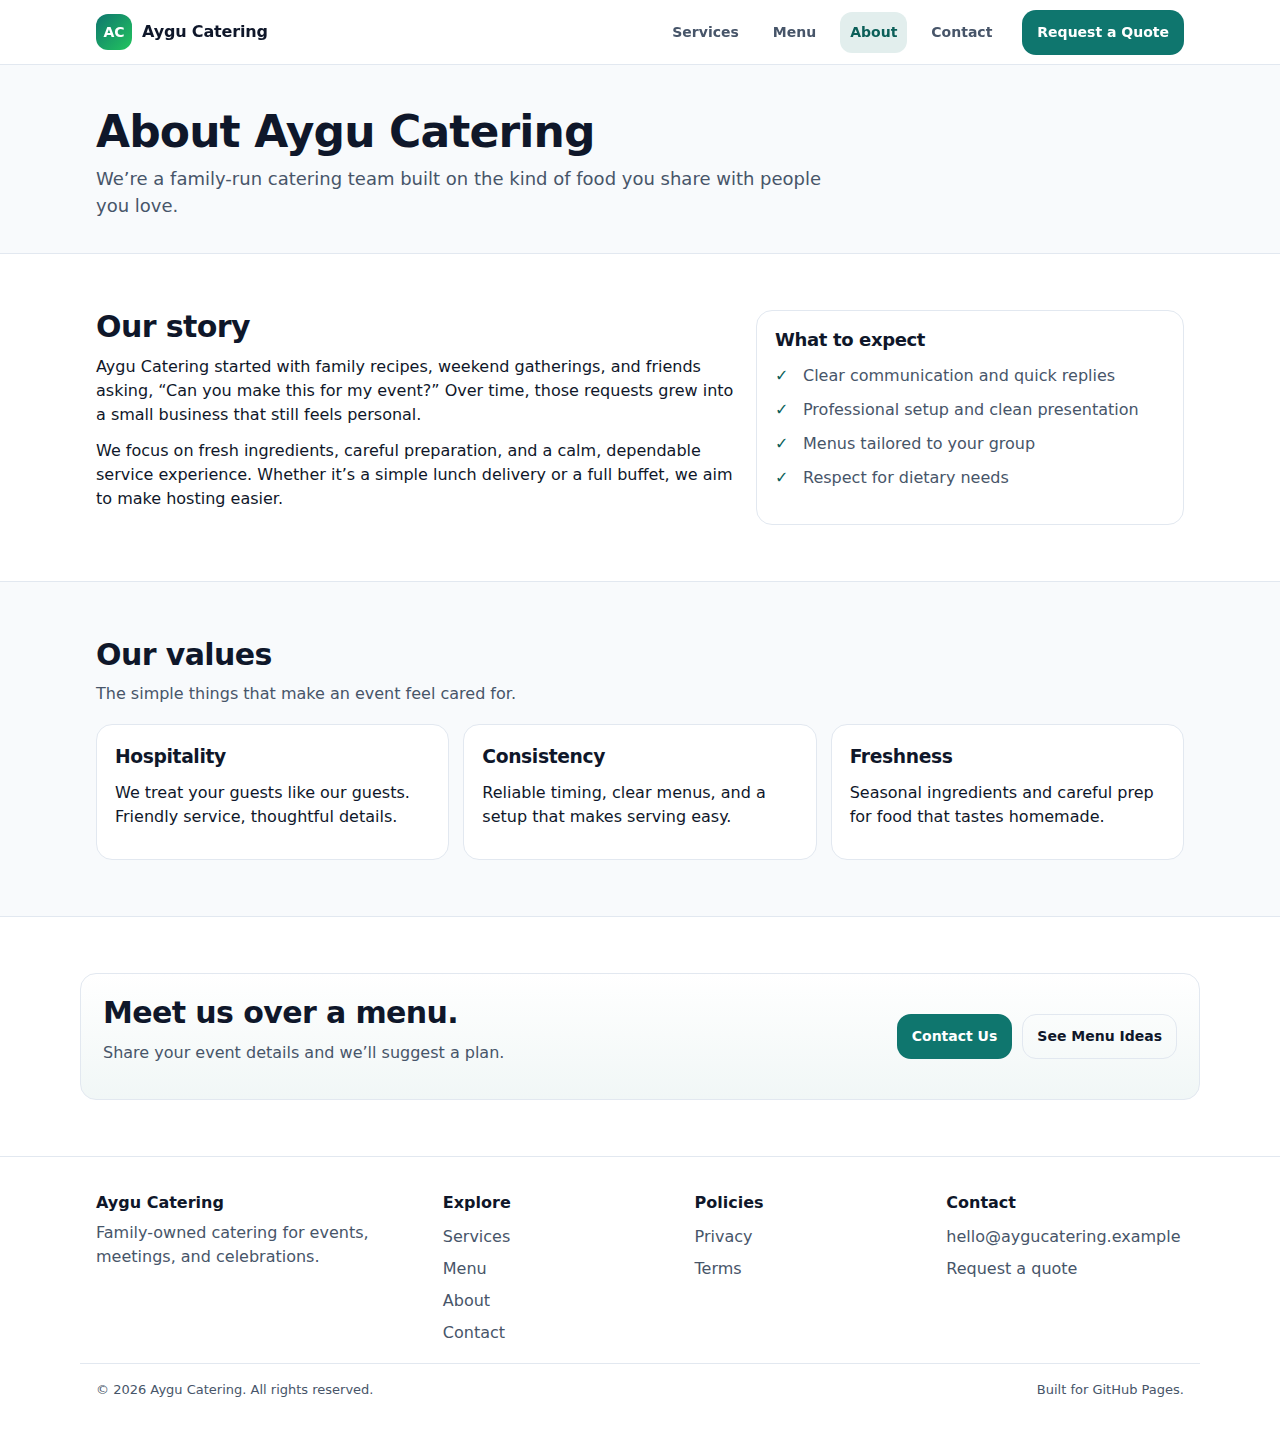
<file: about.html>
<!doctype html>
<html lang="en">
  <head>
    <meta charset="utf-8" />
    <meta name="viewport" content="width=device-width, initial-scale=1" />
    <title>About | Aygu Catering</title>
    <meta
      name="description"
      content="About Aygu Catering, a family-owned catering company focused on fresh ingredients and warm hospitality."
    />
    <link rel="canonical" href="https://aygulscatering.github.io/about.html" />
    <meta property="og:title" content="About | Aygu Catering" />
    <meta
      property="og:description"
      content="About Aygu Catering, a family-owned catering company focused on fresh ingredients and warm hospitality."
    />
    <meta property="og:type" content="website" />
    <meta property="og:url" content="https://aygulscatering.github.io/about.html" />
    <meta
      property="og:image"
      content="https://lh3.googleusercontent.com/aida-public/[base64]"
    />
    <meta name="twitter:card" content="summary_large_image" />
    <meta name="theme-color" content="#197fe6" />
    <link rel="stylesheet" href="./assets/site.css" />
    <script src="./assets/site.js" defer></script>
  </head>
  <body>
    <a class="skip-link" href="#main">Skip to content</a>

    <header class="site-header">
      <div class="container header-inner">
        <a class="brand" href="./index.html" aria-label="Aygu Catering home">
          <span class="brand-mark" aria-hidden="true">AC</span>
          <span class="brand-name">Aygu Catering</span>
        </a>

        <button class="nav-toggle" type="button" data-nav-toggle aria-controls="site-nav" aria-expanded="false">
          Menu
        </button>

        <nav id="site-nav" class="site-nav" data-site-nav>
          <a href="./services.html">Services</a>
          <a href="./menu.html">Menu</a>
          <a href="./about.html">About</a>
          <a href="./contact.html">Contact</a>
        </nav>

        <a class="button button--primary header-cta" href="./contact.html">Request a Quote</a>
      </div>
    </header>

    <main id="main" class="site-main">
      <section class="page-hero">
        <div class="container">
          <h1>About Aygu Catering</h1>
          <p class="lede">
            We’re a family-run catering team built on the kind of food you share with people you love.
          </p>
        </div>
      </section>

      <section class="section">
        <div class="container split">
          <div>
            <h2>Our story</h2>
            <p>
              Aygu Catering started with family recipes, weekend gatherings, and friends asking, “Can you make this for my
              event?” Over time, those requests grew into a small business that still feels personal.
            </p>
            <p>
              We focus on fresh ingredients, careful preparation, and a calm, dependable service experience. Whether it’s
              a simple lunch delivery or a full buffet, we aim to make hosting easier.
            </p>
          </div>
          <aside class="panel">
            <h3 class="h3">What to expect</h3>
            <ul class="checklist" role="list">
              <li>Clear communication and quick replies</li>
              <li>Professional setup and clean presentation</li>
              <li>Menus tailored to your group</li>
              <li>Respect for dietary needs</li>
            </ul>
          </aside>
        </div>
      </section>

      <section class="section section--alt">
        <div class="container">
          <header class="section-header">
            <h2>Our values</h2>
            <p class="muted">The simple things that make an event feel cared for.</p>
          </header>

          <div class="cards">
            <article class="card">
              <h3>Hospitality</h3>
              <p>We treat your guests like our guests. Friendly service, thoughtful details.</p>
            </article>
            <article class="card">
              <h3>Consistency</h3>
              <p>Reliable timing, clear menus, and a setup that makes serving easy.</p>
            </article>
            <article class="card">
              <h3>Freshness</h3>
              <p>Seasonal ingredients and careful prep for food that tastes homemade.</p>
            </article>
          </div>
        </div>
      </section>

      <section class="section">
        <div class="container cta">
          <div>
            <h2>Meet us over a menu.</h2>
            <p class="muted">Share your event details and we’ll suggest a plan.</p>
          </div>
          <div class="cta-actions">
            <a class="button button--primary" href="./contact.html">Contact Us</a>
            <a class="button button--ghost" href="./menu.html">See Menu Ideas</a>
          </div>
        </div>
      </section>
    </main>

    <footer class="site-footer">
      <div class="container footer-grid">
        <div>
          <p class="footer-brand">Aygu Catering</p>
          <p class="muted">Family-owned catering for events, meetings, and celebrations.</p>
        </div>
        <div>
          <p class="footer-title">Explore</p>
          <ul class="footer-links" role="list">
            <li><a href="./services.html">Services</a></li>
            <li><a href="./menu.html">Menu</a></li>
            <li><a href="./about.html">About</a></li>
            <li><a href="./contact.html">Contact</a></li>
          </ul>
        </div>
        <div>
          <p class="footer-title">Policies</p>
          <ul class="footer-links" role="list">
            <li><a href="./privacy.html">Privacy</a></li>
            <li><a href="./terms.html">Terms</a></li>
          </ul>
        </div>
        <div>
          <p class="footer-title">Contact</p>
          <ul class="footer-links" role="list">
            <li><a href="mailto:hello@aygucatering.example">hello@aygucatering.example</a></li>
            <li><a href="./contact.html">Request a quote</a></li>
          </ul>
        </div>
      </div>
      <div class="container footer-bottom">
        <p>© <span data-year></span> Aygu Catering. All rights reserved.</p>
        <p class="muted">Built for GitHub Pages.</p>
      </div>
    </footer>
  </body>
</html>
</file>
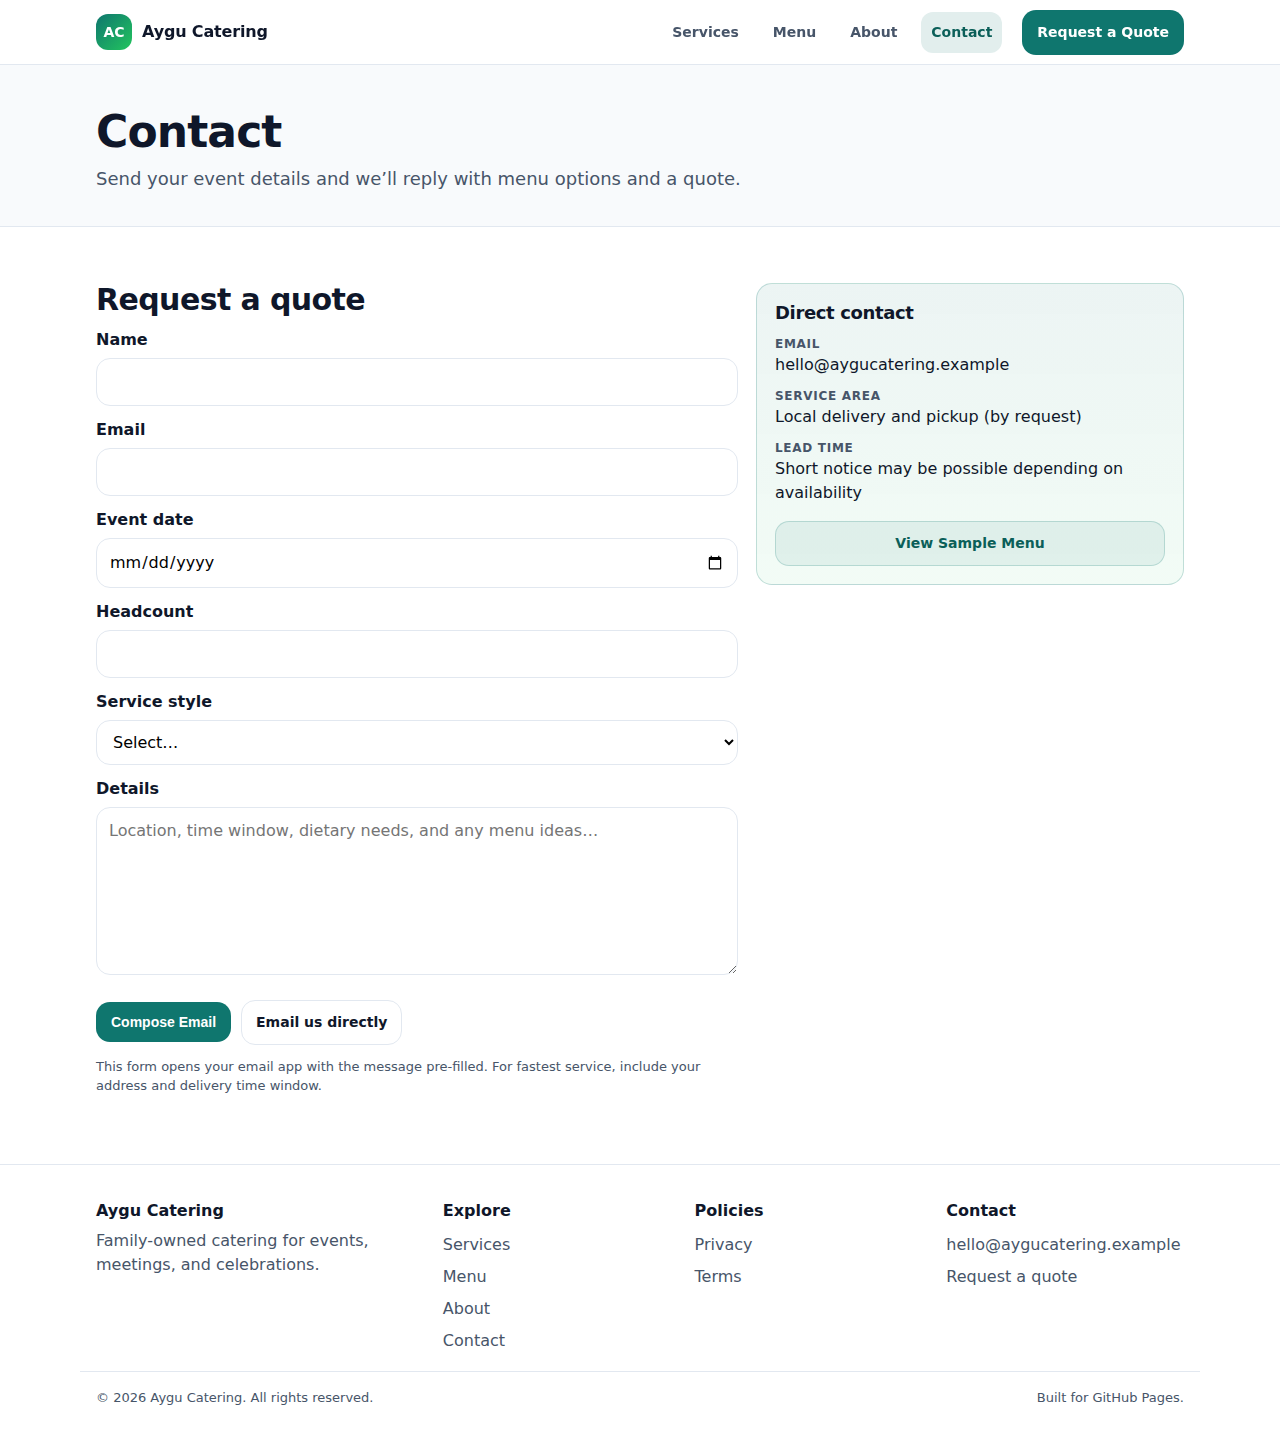
<file: contact.html>
<!doctype html>
<html lang="en">
  <head>
    <meta charset="utf-8" />
    <meta name="viewport" content="width=device-width, initial-scale=1" />
    <title>Contact | Aygu Catering</title>
    <meta
      name="description"
      content="Contact Aygu Catering to request a quote for events, office lunches, and celebrations."
    />
    <link rel="canonical" href="https://aygucatering.github.io/contact.html" />
    <meta property="og:title" content="Contact | Aygu Catering" />
    <meta
      property="og:description"
      content="Contact Aygu Catering to request a quote for events, office lunches, and celebrations."
    />
    <meta property="og:type" content="website" />
    <meta property="og:url" content="https://aygucatering.github.io/contact.html" />
    <meta
      property="og:image"
      content="https://lh3.googleusercontent.com/aida-public/[base64]"
    />
    <meta name="twitter:card" content="summary_large_image" />
    <meta name="theme-color" content="#197fe6" />
    <link rel="stylesheet" href="./assets/site.css" />
    <script src="./assets/site.js" defer></script>
  </head>
  <body>
    <a class="skip-link" href="#main">Skip to content</a>

    <header class="site-header">
      <div class="container header-inner">
        <a class="brand" href="./index.html" aria-label="Aygu Catering home">
          <span class="brand-mark" aria-hidden="true">AC</span>
          <span class="brand-name">Aygu Catering</span>
        </a>

        <button class="nav-toggle" type="button" data-nav-toggle aria-controls="site-nav" aria-expanded="false">
          Menu
        </button>

        <nav id="site-nav" class="site-nav" data-site-nav>
          <a href="./services.html">Services</a>
          <a href="./menu.html">Menu</a>
          <a href="./about.html">About</a>
          <a href="./contact.html">Contact</a>
        </nav>

        <a class="button button--primary header-cta" href="./contact.html">Request a Quote</a>
      </div>
    </header>

    <main id="main" class="site-main">
      <section class="page-hero">
        <div class="container">
          <h1>Contact</h1>
          <p class="lede">Send your event details and we’ll reply with menu options and a quote.</p>
        </div>
      </section>

      <section class="section">
        <div class="container split">
          <div>
            <h2>Request a quote</h2>
            <form class="form" data-mailto-form>
              <div class="form-row">
                <label for="name">Name</label>
                <input id="name" name="name" type="text" autocomplete="name" required />
              </div>
              <div class="form-row">
                <label for="email">Email</label>
                <input id="email" name="email" type="email" autocomplete="email" required />
              </div>
              <div class="form-row">
                <label for="date">Event date</label>
                <input id="date" name="date" type="date" />
              </div>
              <div class="form-row">
                <label for="headcount">Headcount</label>
                <input id="headcount" name="headcount" type="number" min="1" inputmode="numeric" />
              </div>
              <div class="form-row">
                <label for="style">Service style</label>
                <select id="style" name="style">
                  <option value="">Select…</option>
                  <option>Drop-off</option>
                  <option>Buffet / family-style</option>
                  <option>Boxed lunches</option>
                  <option>Staffed service</option>
                </select>
              </div>
              <div class="form-row">
                <label for="message">Details</label>
                <textarea
                  id="message"
                  name="message"
                  rows="6"
                  placeholder="Location, time window, dietary needs, and any menu ideas…"
                ></textarea>
              </div>
              <div class="form-actions">
                <button class="button button--primary" type="submit">Compose Email</button>
                <a class="button button--ghost" href="mailto:hello@aygucatering.example">Email us directly</a>
              </div>
              <p class="fineprint">
                This form opens your email app with the message pre-filled. For fastest service, include your address and
                delivery time window.
              </p>
            </form>
          </div>

          <aside class="panel panel--accent">
            <h3 class="h3">Direct contact</h3>
            <ul class="contact-list" role="list">
              <li>
                <span class="contact-label">Email</span>
                <a href="mailto:hello@aygucatering.example">hello@aygucatering.example</a>
              </li>
              <li>
                <span class="contact-label">Service area</span>
                <span>Local delivery and pickup (by request)</span>
              </li>
              <li>
                <span class="contact-label">Lead time</span>
                <span>Short notice may be possible depending on availability</span>
              </li>
            </ul>
            <a class="button button--secondary button--full" href="./menu.html">View Sample Menu</a>
          </aside>
        </div>
      </section>
    </main>

    <footer class="site-footer">
      <div class="container footer-grid">
        <div>
          <p class="footer-brand">Aygu Catering</p>
          <p class="muted">Family-owned catering for events, meetings, and celebrations.</p>
        </div>
        <div>
          <p class="footer-title">Explore</p>
          <ul class="footer-links" role="list">
            <li><a href="./services.html">Services</a></li>
            <li><a href="./menu.html">Menu</a></li>
            <li><a href="./about.html">About</a></li>
            <li><a href="./contact.html">Contact</a></li>
          </ul>
        </div>
        <div>
          <p class="footer-title">Policies</p>
          <ul class="footer-links" role="list">
            <li><a href="./privacy.html">Privacy</a></li>
            <li><a href="./terms.html">Terms</a></li>
          </ul>
        </div>
        <div>
          <p class="footer-title">Contact</p>
          <ul class="footer-links" role="list">
            <li><a href="mailto:hello@aygucatering.example">hello@aygucatering.example</a></li>
            <li><a href="./contact.html">Request a quote</a></li>
          </ul>
        </div>
      </div>
      <div class="container footer-bottom">
        <p>© <span data-year></span> Aygu Catering. All rights reserved.</p>
        <p class="muted">Built for GitHub Pages.</p>
      </div>
    </footer>
  </body>
</html>
</file>
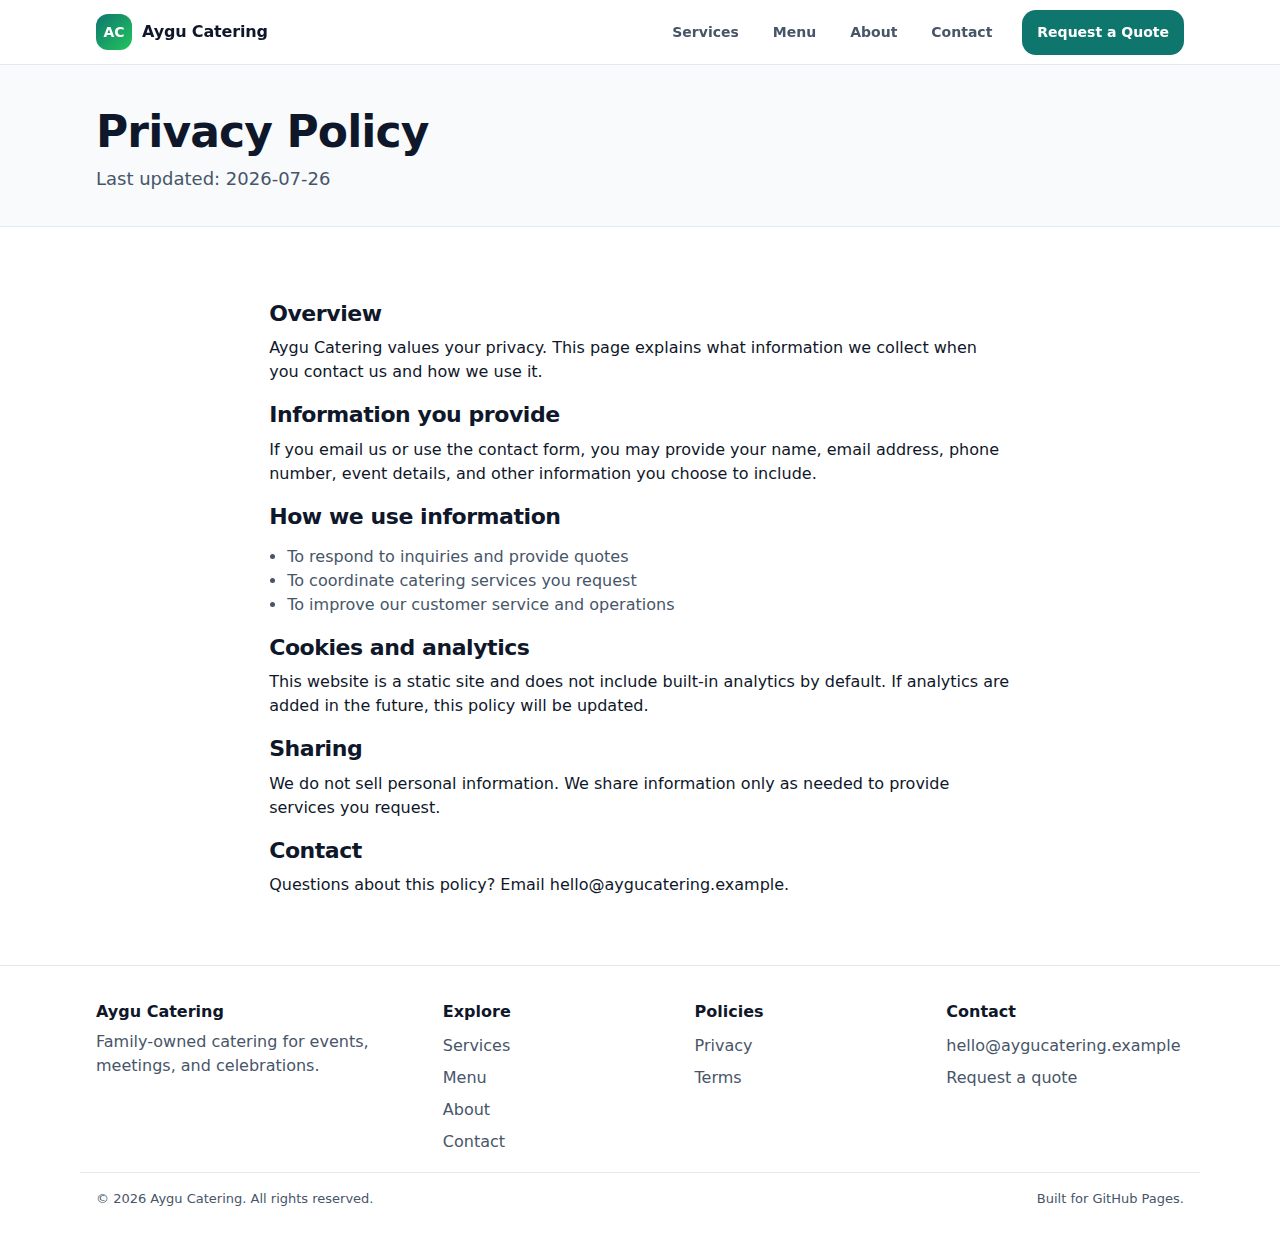
<file: privacy.html>
<!doctype html>
<html lang="en">
  <head>
    <meta charset="utf-8" />
    <meta name="viewport" content="width=device-width, initial-scale=1" />
    <title>Privacy Policy | Aygu Catering</title>
    <meta name="description" content="Privacy policy for the Aygu Catering website." />
    <link rel="stylesheet" href="./assets/site.css" />
    <script src="./assets/site.js" defer></script>
  </head>
  <body>
    <a class="skip-link" href="#main">Skip to content</a>

    <header class="site-header">
      <div class="container header-inner">
        <a class="brand" href="./index.html" aria-label="Aygu Catering home">
          <span class="brand-mark" aria-hidden="true">AC</span>
          <span class="brand-name">Aygu Catering</span>
        </a>

        <button class="nav-toggle" type="button" data-nav-toggle aria-controls="site-nav" aria-expanded="false">
          Menu
        </button>

        <nav id="site-nav" class="site-nav" data-site-nav>
          <a href="./services.html">Services</a>
          <a href="./menu.html">Menu</a>
          <a href="./about.html">About</a>
          <a href="./contact.html">Contact</a>
        </nav>

        <a class="button button--primary header-cta" href="./contact.html">Request a Quote</a>
      </div>
    </header>

    <main id="main" class="site-main">
      <section class="page-hero">
        <div class="container">
          <h1>Privacy Policy</h1>
          <p class="lede">Last updated: <span data-today></span></p>
        </div>
      </section>

      <section class="section">
        <div class="container content">
          <h2>Overview</h2>
          <p>
            Aygu Catering values your privacy. This page explains what information we collect when you contact us and how
            we use it.
          </p>

          <h2>Information you provide</h2>
          <p>
            If you email us or use the contact form, you may provide your name, email address, phone number, event
            details, and other information you choose to include.
          </p>

          <h2>How we use information</h2>
          <ul>
            <li>To respond to inquiries and provide quotes</li>
            <li>To coordinate catering services you request</li>
            <li>To improve our customer service and operations</li>
          </ul>

          <h2>Cookies and analytics</h2>
          <p>
            This website is a static site and does not include built-in analytics by default. If analytics are added in
            the future, this policy will be updated.
          </p>

          <h2>Sharing</h2>
          <p>We do not sell personal information. We share information only as needed to provide services you request.</p>

          <h2>Contact</h2>
          <p>
            Questions about this policy? Email <a href="mailto:hello@aygucatering.example">hello@aygucatering.example</a>.
          </p>
        </div>
      </section>
    </main>

    <footer class="site-footer">
      <div class="container footer-grid">
        <div>
          <p class="footer-brand">Aygu Catering</p>
          <p class="muted">Family-owned catering for events, meetings, and celebrations.</p>
        </div>
        <div>
          <p class="footer-title">Explore</p>
          <ul class="footer-links" role="list">
            <li><a href="./services.html">Services</a></li>
            <li><a href="./menu.html">Menu</a></li>
            <li><a href="./about.html">About</a></li>
            <li><a href="./contact.html">Contact</a></li>
          </ul>
        </div>
        <div>
          <p class="footer-title">Policies</p>
          <ul class="footer-links" role="list">
            <li><a href="./privacy.html">Privacy</a></li>
            <li><a href="./terms.html">Terms</a></li>
          </ul>
        </div>
        <div>
          <p class="footer-title">Contact</p>
          <ul class="footer-links" role="list">
            <li><a href="mailto:hello@aygucatering.example">hello@aygucatering.example</a></li>
            <li><a href="./contact.html">Request a quote</a></li>
          </ul>
        </div>
      </div>
      <div class="container footer-bottom">
        <p>© <span data-year></span> Aygu Catering. All rights reserved.</p>
        <p class="muted">Built for GitHub Pages.</p>
      </div>
    </footer>
  </body>
</html>
</file>
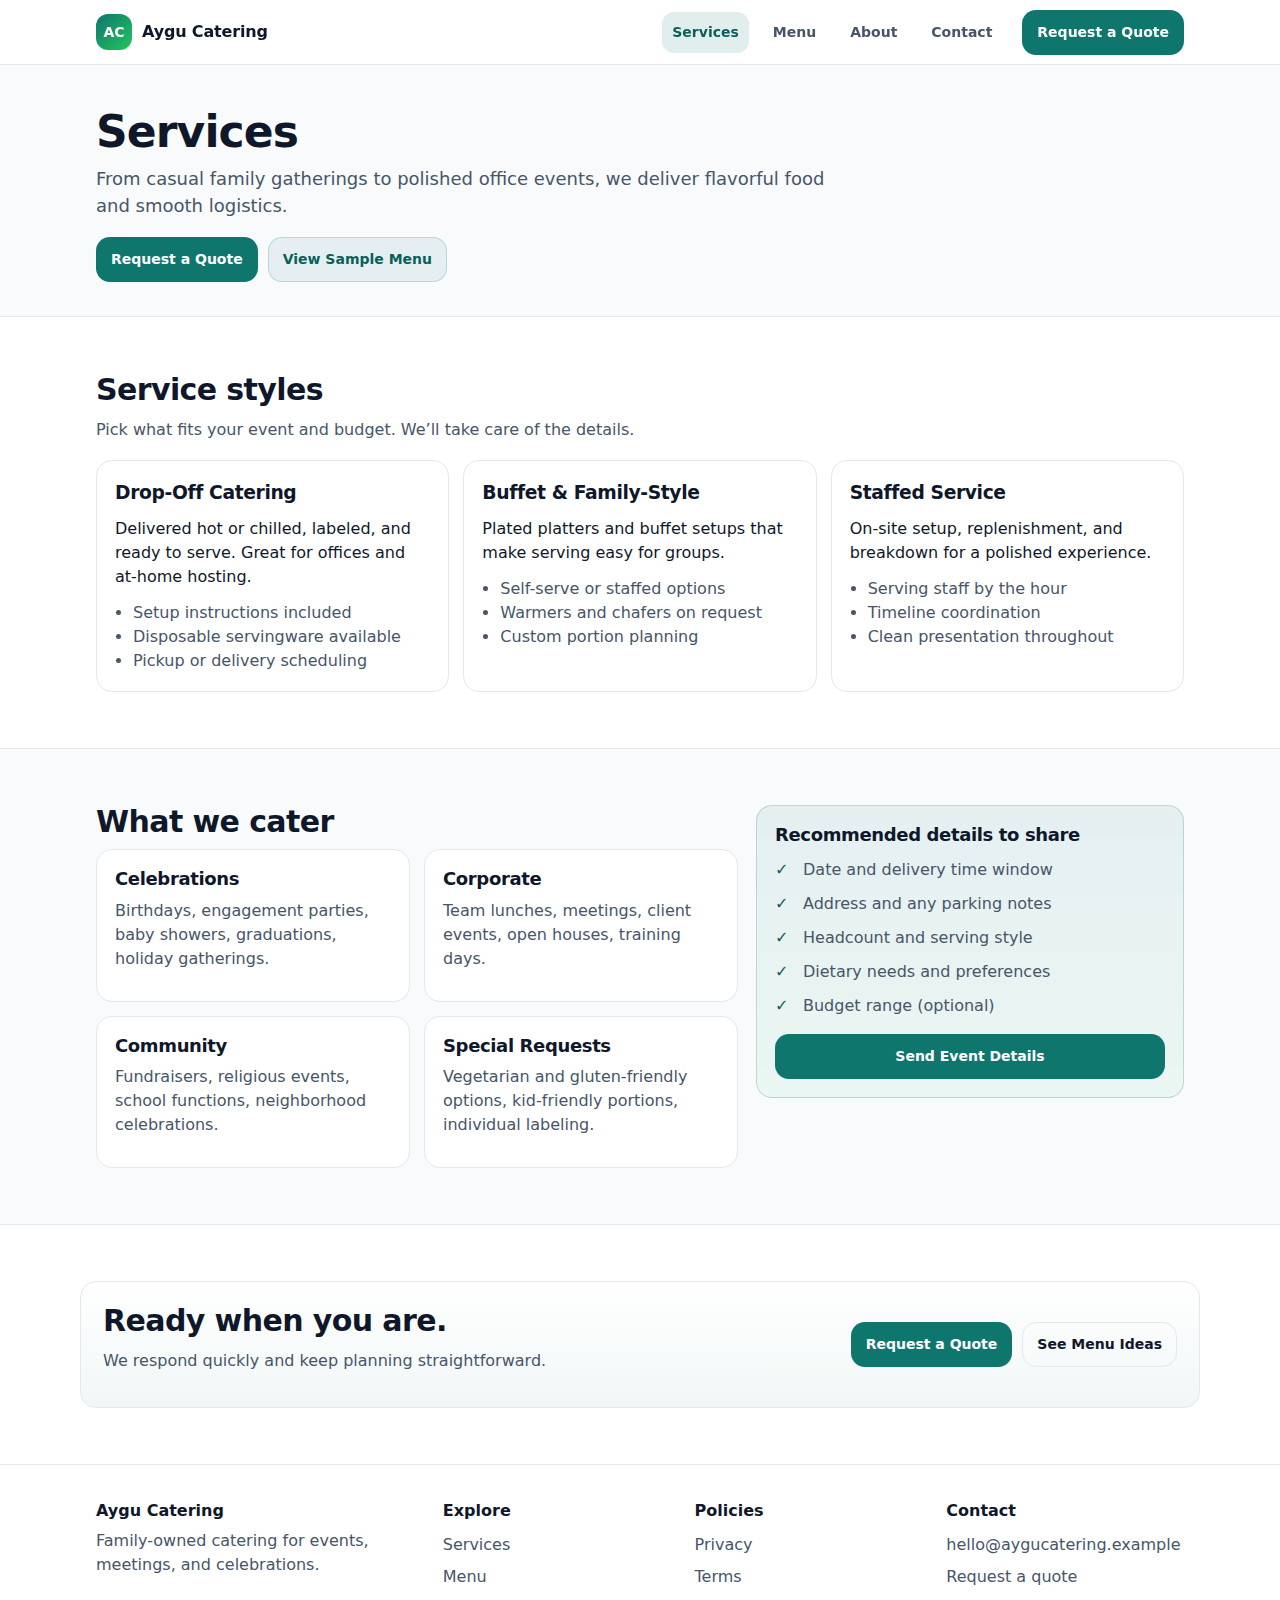
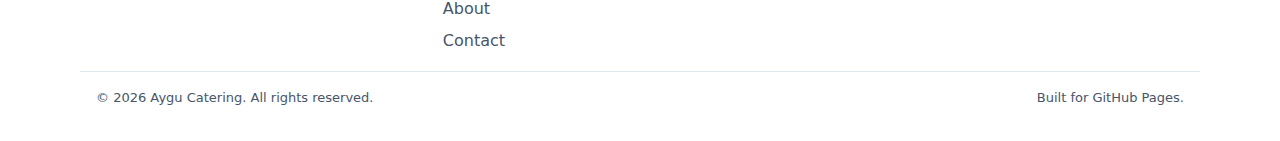
<file: services.html>
<!doctype html>
<html lang="en">
  <head>
    <meta charset="utf-8" />
    <meta name="viewport" content="width=device-width, initial-scale=1" />
    <title>Services | Aygu Catering</title>
    <meta
      name="description"
      content="Catering services from Aygu Catering: drop-off, buffet, family-style, corporate lunches, and staffed service."
    />
    <link rel="canonical" href="https://aygucatering.github.io/services.html" />
    <meta property="og:title" content="Services | Aygu Catering" />
    <meta
      property="og:description"
      content="Catering services from Aygu Catering: drop-off, buffet, family-style, corporate lunches, and staffed service."
    />
    <meta property="og:type" content="website" />
    <meta property="og:url" content="https://aygucatering.github.io/services.html" />
    <meta
      property="og:image"
      content="https://lh3.googleusercontent.com/aida-public/[base64]"
    />
    <meta name="twitter:card" content="summary_large_image" />
    <meta name="theme-color" content="#197fe6" />
    <link rel="stylesheet" href="./assets/site.css" />
    <script src="./assets/site.js" defer></script>
  </head>
  <body>
    <a class="skip-link" href="#main">Skip to content</a>

    <header class="site-header">
      <div class="container header-inner">
        <a class="brand" href="./index.html" aria-label="Aygu Catering home">
          <span class="brand-mark" aria-hidden="true">AC</span>
          <span class="brand-name">Aygu Catering</span>
        </a>

        <button class="nav-toggle" type="button" data-nav-toggle aria-controls="site-nav" aria-expanded="false">
          Menu
        </button>

        <nav id="site-nav" class="site-nav" data-site-nav>
          <a href="./services.html">Services</a>
          <a href="./menu.html">Menu</a>
          <a href="./about.html">About</a>
          <a href="./contact.html">Contact</a>
        </nav>

        <a class="button button--primary header-cta" href="./contact.html">Request a Quote</a>
      </div>
    </header>

    <main id="main" class="site-main">
      <section class="page-hero">
        <div class="container">
          <h1>Services</h1>
          <p class="lede">
            From casual family gatherings to polished office events, we deliver flavorful food and smooth logistics.
          </p>
          <div class="hero-actions">
            <a class="button button--primary" href="./contact.html">Request a Quote</a>
            <a class="button button--secondary" href="./menu.html">View Sample Menu</a>
          </div>
        </div>
      </section>

      <section class="section">
        <div class="container">
          <header class="section-header">
            <h2>Service styles</h2>
            <p class="muted">Pick what fits your event and budget. We’ll take care of the details.</p>
          </header>

          <div class="cards">
            <article class="card">
              <h3>Drop-Off Catering</h3>
              <p>Delivered hot or chilled, labeled, and ready to serve. Great for offices and at-home hosting.</p>
              <ul class="mini-list" role="list">
                <li>Setup instructions included</li>
                <li>Disposable servingware available</li>
                <li>Pickup or delivery scheduling</li>
              </ul>
            </article>
            <article class="card">
              <h3>Buffet &amp; Family-Style</h3>
              <p>Plated platters and buffet setups that make serving easy for groups.</p>
              <ul class="mini-list" role="list">
                <li>Self-serve or staffed options</li>
                <li>Warmers and chafers on request</li>
                <li>Custom portion planning</li>
              </ul>
            </article>
            <article class="card">
              <h3>Staffed Service</h3>
              <p>On-site setup, replenishment, and breakdown for a polished experience.</p>
              <ul class="mini-list" role="list">
                <li>Serving staff by the hour</li>
                <li>Timeline coordination</li>
                <li>Clean presentation throughout</li>
              </ul>
            </article>
          </div>
        </div>
      </section>

      <section class="section section--alt">
        <div class="container split">
          <div>
            <h2>What we cater</h2>
            <div class="grid-2">
              <div class="panel">
                <h3 class="h3">Celebrations</h3>
                <p class="muted">Birthdays, engagement parties, baby showers, graduations, holiday gatherings.</p>
              </div>
              <div class="panel">
                <h3 class="h3">Corporate</h3>
                <p class="muted">Team lunches, meetings, client events, open houses, training days.</p>
              </div>
              <div class="panel">
                <h3 class="h3">Community</h3>
                <p class="muted">Fundraisers, religious events, school functions, neighborhood celebrations.</p>
              </div>
              <div class="panel">
                <h3 class="h3">Special Requests</h3>
                <p class="muted">Vegetarian and gluten-friendly options, kid-friendly portions, individual labeling.</p>
              </div>
            </div>
          </div>
          <aside class="panel panel--accent">
            <h3 class="h3">Recommended details to share</h3>
            <ul class="checklist" role="list">
              <li>Date and delivery time window</li>
              <li>Address and any parking notes</li>
              <li>Headcount and serving style</li>
              <li>Dietary needs and preferences</li>
              <li>Budget range (optional)</li>
            </ul>
            <a class="button button--primary button--full" href="./contact.html">Send Event Details</a>
          </aside>
        </div>
      </section>

      <section class="section">
        <div class="container cta">
          <div>
            <h2>Ready when you are.</h2>
            <p class="muted">We respond quickly and keep planning straightforward.</p>
          </div>
          <div class="cta-actions">
            <a class="button button--primary" href="./contact.html">Request a Quote</a>
            <a class="button button--ghost" href="./menu.html">See Menu Ideas</a>
          </div>
        </div>
      </section>
    </main>

    <footer class="site-footer">
      <div class="container footer-grid">
        <div>
          <p class="footer-brand">Aygu Catering</p>
          <p class="muted">Family-owned catering for events, meetings, and celebrations.</p>
        </div>
        <div>
          <p class="footer-title">Explore</p>
          <ul class="footer-links" role="list">
            <li><a href="./services.html">Services</a></li>
            <li><a href="./menu.html">Menu</a></li>
            <li><a href="./about.html">About</a></li>
            <li><a href="./contact.html">Contact</a></li>
          </ul>
        </div>
        <div>
          <p class="footer-title">Policies</p>
          <ul class="footer-links" role="list">
            <li><a href="./privacy.html">Privacy</a></li>
            <li><a href="./terms.html">Terms</a></li>
          </ul>
        </div>
        <div>
          <p class="footer-title">Contact</p>
          <ul class="footer-links" role="list">
            <li><a href="mailto:hello@aygucatering.example">hello@aygucatering.example</a></li>
            <li><a href="./contact.html">Request a quote</a></li>
          </ul>
        </div>
      </div>
      <div class="container footer-bottom">
        <p>© <span data-year></span> Aygu Catering. All rights reserved.</p>
        <p class="muted">Built for GitHub Pages.</p>
      </div>
    </footer>
  </body>
</html>
</file>
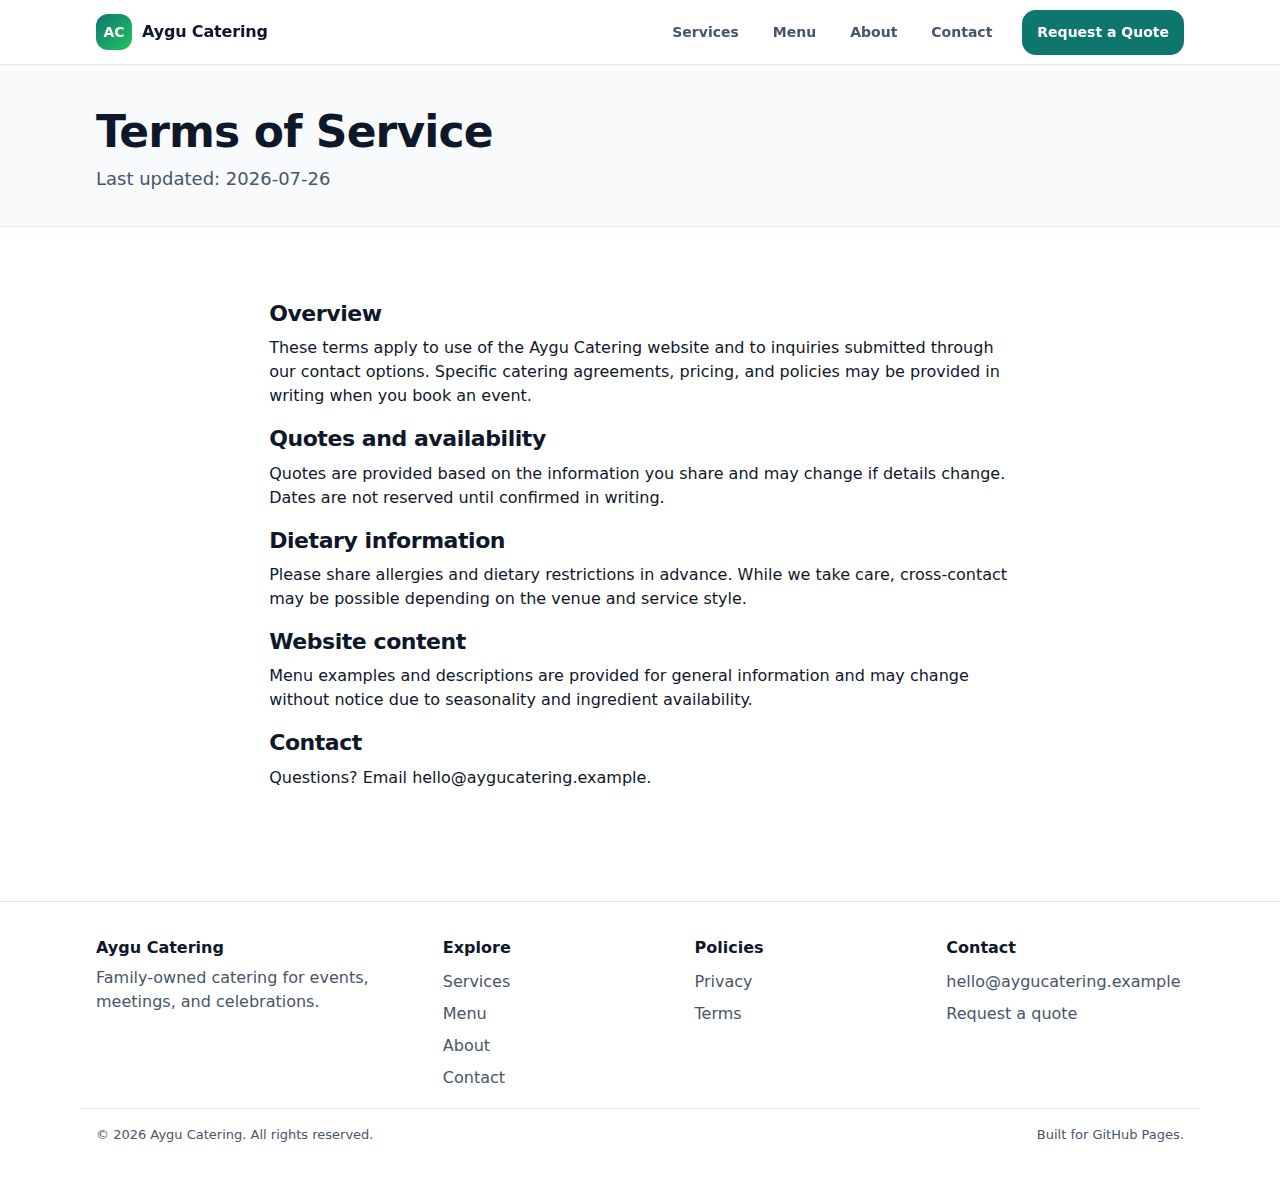
<file: terms.html>
<!doctype html>
<html lang="en">
  <head>
    <meta charset="utf-8" />
    <meta name="viewport" content="width=device-width, initial-scale=1" />
    <title>Terms of Service | Aygu Catering</title>
    <meta name="description" content="Terms of service for Aygu Catering." />
    <link rel="stylesheet" href="./assets/site.css" />
    <script src="./assets/site.js" defer></script>
  </head>
  <body>
    <a class="skip-link" href="#main">Skip to content</a>

    <header class="site-header">
      <div class="container header-inner">
        <a class="brand" href="./index.html" aria-label="Aygu Catering home">
          <span class="brand-mark" aria-hidden="true">AC</span>
          <span class="brand-name">Aygu Catering</span>
        </a>

        <button class="nav-toggle" type="button" data-nav-toggle aria-controls="site-nav" aria-expanded="false">
          Menu
        </button>

        <nav id="site-nav" class="site-nav" data-site-nav>
          <a href="./services.html">Services</a>
          <a href="./menu.html">Menu</a>
          <a href="./about.html">About</a>
          <a href="./contact.html">Contact</a>
        </nav>

        <a class="button button--primary header-cta" href="./contact.html">Request a Quote</a>
      </div>
    </header>

    <main id="main" class="site-main">
      <section class="page-hero">
        <div class="container">
          <h1>Terms of Service</h1>
          <p class="lede">Last updated: <span data-today></span></p>
        </div>
      </section>

      <section class="section">
        <div class="container content">
          <h2>Overview</h2>
          <p>
            These terms apply to use of the Aygu Catering website and to inquiries submitted through our contact options.
            Specific catering agreements, pricing, and policies may be provided in writing when you book an event.
          </p>

          <h2>Quotes and availability</h2>
          <p>
            Quotes are provided based on the information you share and may change if details change. Dates are not
            reserved until confirmed in writing.
          </p>

          <h2>Dietary information</h2>
          <p>
            Please share allergies and dietary restrictions in advance. While we take care, cross-contact may be possible
            depending on the venue and service style.
          </p>

          <h2>Website content</h2>
          <p>
            Menu examples and descriptions are provided for general information and may change without notice due to
            seasonality and ingredient availability.
          </p>

          <h2>Contact</h2>
          <p>
            Questions? Email <a href="mailto:hello@aygucatering.example">hello@aygucatering.example</a>.
          </p>
        </div>
      </section>
    </main>

    <footer class="site-footer">
      <div class="container footer-grid">
        <div>
          <p class="footer-brand">Aygu Catering</p>
          <p class="muted">Family-owned catering for events, meetings, and celebrations.</p>
        </div>
        <div>
          <p class="footer-title">Explore</p>
          <ul class="footer-links" role="list">
            <li><a href="./services.html">Services</a></li>
            <li><a href="./menu.html">Menu</a></li>
            <li><a href="./about.html">About</a></li>
            <li><a href="./contact.html">Contact</a></li>
          </ul>
        </div>
        <div>
          <p class="footer-title">Policies</p>
          <ul class="footer-links" role="list">
            <li><a href="./privacy.html">Privacy</a></li>
            <li><a href="./terms.html">Terms</a></li>
          </ul>
        </div>
        <div>
          <p class="footer-title">Contact</p>
          <ul class="footer-links" role="list">
            <li><a href="mailto:hello@aygucatering.example">hello@aygucatering.example</a></li>
            <li><a href="./contact.html">Request a quote</a></li>
          </ul>
        </div>
      </div>
      <div class="container footer-bottom">
        <p>© <span data-year></span> Aygu Catering. All rights reserved.</p>
        <p class="muted">Built for GitHub Pages.</p>
      </div>
    </footer>
  </body>
</html>
</file>
<file: assets/site.css>
:root {
  --bg: #ffffff;
  --text: #0f172a;
  --muted: #475569;
  --surface: #f8fafc;
  --surface-2: #eef2f6;
  --border: #e2e8f0;
  --brand: #0f766e;
  --brand-strong: #0b5f59;
  --radius: 16px;
  --shadow: 0 12px 30px rgba(15, 23, 42, 0.08);
  --max: 1120px;
  --pad: 16px;
  --focus: 3px solid rgba(15, 118, 110, 0.6);
}

*,
*::before,
*::after {
  box-sizing: border-box;
}

html,
body {
  height: 100%;
}

body {
  margin: 0;
  color: var(--text);
  background: var(--bg);
  font-family: ui-sans-serif, system-ui, -apple-system, Segoe UI, Roboto, Helvetica, Arial, "Apple Color Emoji",
    "Segoe UI Emoji";
  line-height: 1.5;
}

img,
svg {
  max-width: 100%;
  height: auto;
}

a {
  color: inherit;
  text-decoration: none;
}

a:hover {
  text-decoration: underline;
  text-underline-offset: 0.18em;
}

:focus-visible {
  outline: var(--focus);
  outline-offset: 3px;
}

.container {
  width: 100%;
  max-width: var(--max);
  margin: 0 auto;
  padding: 0 var(--pad);
}

.skip-link {
  position: absolute;
  left: 8px;
  top: 8px;
  padding: 10px 12px;
  background: var(--bg);
  border: 1px solid var(--border);
  border-radius: 12px;
  transform: translateY(-200%);
  transition: transform 160ms ease;
  z-index: 1000;
}

.skip-link:focus {
  transform: translateY(0);
}

.site-header {
  position: sticky;
  top: 0;
  z-index: 100;
  background: rgba(255, 255, 255, 0.9);
  backdrop-filter: blur(10px);
  border-bottom: 1px solid var(--border);
}

.header-inner {
  display: flex;
  align-items: center;
  gap: 14px;
  min-height: 64px;
}

.brand {
  display: inline-flex;
  align-items: center;
  gap: 10px;
  font-weight: 800;
  letter-spacing: -0.01em;
}

.brand-mark {
  display: inline-flex;
  width: 36px;
  height: 36px;
  align-items: center;
  justify-content: center;
  border-radius: 12px;
  background: linear-gradient(135deg, var(--brand), #22c55e);
  color: #ffffff;
  font-size: 14px;
}

.brand-name {
  font-size: 16px;
}

.site-nav {
  display: flex;
  align-items: center;
  gap: 14px;
  margin-left: auto;
}

.site-nav a {
  display: inline-flex;
  padding: 10px 10px;
  border-radius: 12px;
  color: var(--muted);
  font-weight: 650;
  font-size: 14px;
}

.site-nav a:hover {
  text-decoration: none;
  background: var(--surface);
  color: var(--text);
}

.site-nav a.is-active {
  background: rgba(15, 118, 110, 0.12);
  color: var(--brand-strong);
}

.nav-toggle {
  display: none;
  margin-left: auto;
  border: 1px solid var(--border);
  background: var(--bg);
  border-radius: 12px;
  padding: 10px 12px;
  font-weight: 700;
}

.header-cta {
  margin-left: 6px;
}

.button {
  display: inline-flex;
  align-items: center;
  justify-content: center;
  gap: 10px;
  padding: 11px 14px;
  border-radius: 14px;
  border: 1px solid var(--border);
  background: var(--bg);
  color: var(--text);
  font-weight: 750;
  font-size: 14px;
  text-decoration: none;
  cursor: pointer;
  transition: transform 120ms ease, background 120ms ease, border-color 120ms ease;
}

.button:hover {
  text-decoration: none;
  background: var(--surface);
}

.button:active {
  transform: translateY(1px);
}

.button--primary {
  background: var(--brand);
  border-color: rgba(15, 118, 110, 0.45);
  color: #ffffff;
}

.button--primary:hover {
  background: var(--brand-strong);
}

.button--secondary {
  background: rgba(15, 118, 110, 0.08);
  border-color: rgba(15, 118, 110, 0.2);
  color: var(--brand-strong);
}

.button--secondary:hover {
  background: rgba(15, 118, 110, 0.12);
}

.button--ghost {
  background: transparent;
}

.button--full {
  width: 100%;
}

.site-main {
  min-height: calc(100vh - 64px);
}

.hero {
  background: radial-gradient(900px 520px at 10% 0%, rgba(34, 197, 94, 0.20), transparent 60%),
    radial-gradient(1000px 560px at 80% 20%, rgba(15, 118, 110, 0.26), transparent 55%),
    linear-gradient(180deg, #ffffff, #f7fbfa);
  border-bottom: 1px solid var(--border);
  padding: 56px 0;
}

.hero-inner {
  display: grid;
  grid-template-columns: 1.3fr 0.7fr;
  gap: 26px;
  align-items: start;
}

h1,
h2,
h3 {
  margin: 0 0 10px 0;
  letter-spacing: -0.02em;
}

h1 {
  font-size: 44px;
  line-height: 1.05;
}

h2 {
  font-size: 30px;
  line-height: 1.15;
}

.h3 {
  font-size: 18px;
  line-height: 1.25;
  margin: 0 0 8px 0;
}

p {
  margin: 0 0 12px 0;
}

.lede {
  font-size: 18px;
  color: var(--muted);
  max-width: 64ch;
}

.muted {
  color: var(--muted);
}

.fineprint {
  font-size: 13px;
  color: var(--muted);
}

.hero-actions {
  display: flex;
  flex-wrap: wrap;
  gap: 10px;
  margin: 18px 0 12px 0;
}

.hero-bullets {
  padding-left: 18px;
  margin: 12px 0 0 0;
  color: var(--muted);
}

.hero-bullets li {
  margin: 6px 0;
}

.hero-card {
  border: 1px solid var(--border);
  border-radius: var(--radius);
  background: rgba(255, 255, 255, 0.85);
  box-shadow: var(--shadow);
  padding: 18px;
}

.stack {
  display: grid;
  gap: 10px;
  margin: 14px 0;
}

.section {
  padding: 56px 0;
}

.section--alt {
  background: var(--surface);
  border-top: 1px solid var(--border);
  border-bottom: 1px solid var(--border);
}

.section-header {
  margin-bottom: 18px;
}

.cards {
  display: grid;
  grid-template-columns: repeat(3, 1fr);
  gap: 14px;
}

.card {
  border: 1px solid var(--border);
  border-radius: var(--radius);
  background: var(--bg);
  padding: 18px;
  box-shadow: 0 0 0 rgba(0, 0, 0, 0);
  transition: box-shadow 180ms ease, transform 180ms ease, border-color 180ms ease;
}

.card:hover {
  box-shadow: var(--shadow);
  transform: translateY(-1px);
  border-color: rgba(15, 118, 110, 0.25);
}

.text-link {
  display: inline-flex;
  font-weight: 750;
  color: var(--brand-strong);
}

.split {
  display: grid;
  grid-template-columns: 1.2fr 0.8fr;
  gap: 18px;
  align-items: start;
}

.panel {
  border: 1px solid var(--border);
  border-radius: var(--radius);
  background: var(--bg);
  padding: 18px;
}

.panel--accent {
  background: linear-gradient(180deg, rgba(15, 118, 110, 0.08), rgba(34, 197, 94, 0.06));
  border-color: rgba(15, 118, 110, 0.22);
}

.grid-2 {
  display: grid;
  grid-template-columns: repeat(2, 1fr);
  gap: 14px;
}

.steps {
  margin: 14px 0 0 18px;
  color: var(--muted);
}

.steps li {
  margin: 10px 0;
}

.step-title {
  font-weight: 800;
  color: var(--text);
}

.checklist {
  list-style: none;
  padding: 0;
  margin: 12px 0 16px 0;
}

.checklist li {
  padding-left: 28px;
  position: relative;
  margin: 10px 0;
  color: var(--muted);
}

.checklist li::before {
  content: "✓";
  position: absolute;
  left: 0;
  top: 0;
  color: var(--brand-strong);
  font-weight: 900;
}

.mini-list {
  padding-left: 18px;
  margin: 10px 0 0 0;
  color: var(--muted);
}

.menu-list {
  padding-left: 18px;
  margin: 10px 0 0 0;
  color: var(--muted);
}

.cta {
  border: 1px solid var(--border);
  border-radius: var(--radius);
  background: linear-gradient(180deg, #ffffff, rgba(15, 118, 110, 0.06));
  padding: 22px;
  display: flex;
  align-items: center;
  justify-content: space-between;
  gap: 16px;
}

.cta-actions {
  display: flex;
  flex-wrap: wrap;
  gap: 10px;
}

.page-hero {
  padding: 44px 0 22px 0;
  background: var(--surface);
  border-bottom: 1px solid var(--border);
}

.notice {
  border: 1px solid rgba(15, 118, 110, 0.18);
  background: rgba(15, 118, 110, 0.06);
  border-radius: 14px;
  padding: 12px 14px;
  color: var(--muted);
  margin: 14px 0 0 0;
}

.section-top {
  margin-top: 16px;
}

.form {
  display: grid;
  gap: 12px;
}

.form-row label {
  display: block;
  font-weight: 750;
  margin-bottom: 6px;
}

input,
select,
textarea {
  width: 100%;
  font: inherit;
  border: 1px solid var(--border);
  border-radius: 14px;
  padding: 11px 12px;
  background: #ffffff;
}

textarea {
  resize: vertical;
}

input:focus-visible,
select:focus-visible,
textarea:focus-visible {
  outline: var(--focus);
  outline-offset: 2px;
}

.form-actions {
  display: flex;
  flex-wrap: wrap;
  gap: 10px;
  align-items: center;
  margin-top: 6px;
}

.contact-list {
  list-style: none;
  padding: 0;
  margin: 10px 0 16px 0;
  display: grid;
  gap: 10px;
}

.contact-label {
  display: block;
  font-size: 12px;
  font-weight: 900;
  letter-spacing: 0.06em;
  text-transform: uppercase;
  color: var(--muted);
}

.content {
  max-width: 76ch;
}

.content h2 {
  font-size: 22px;
  margin: 18px 0 10px 0;
}

.content ul {
  padding-left: 18px;
  color: var(--muted);
}

.not-found {
  text-align: center;
  max-width: 60ch;
}

.site-footer {
  padding: 34px 0 22px 0;
  border-top: 1px solid var(--border);
  background: #ffffff;
}

.footer-grid {
  display: grid;
  grid-template-columns: 1.4fr 1fr 1fr 1fr;
  gap: 14px;
  align-items: start;
}

.footer-brand {
  font-weight: 900;
  margin: 0 0 6px 0;
}

.footer-title {
  font-weight: 900;
  margin: 0 0 10px 0;
  color: var(--text);
}

.footer-links {
  list-style: none;
  padding: 0;
  margin: 0;
  display: grid;
  gap: 8px;
  color: var(--muted);
}

.footer-bottom {
  margin-top: 18px;
  padding-top: 16px;
  border-top: 1px solid var(--border);
  display: flex;
  align-items: center;
  justify-content: space-between;
  gap: 10px;
  flex-wrap: wrap;
  color: var(--muted);
  font-size: 13px;
}

@media (max-width: 920px) {
  .hero-inner {
    grid-template-columns: 1fr;
  }

  h1 {
    font-size: 38px;
  }

  .cards {
    grid-template-columns: 1fr;
  }

  .split {
    grid-template-columns: 1fr;
  }

  .grid-2 {
    grid-template-columns: 1fr;
  }

  .footer-grid {
    grid-template-columns: 1fr;
  }

  .header-cta {
    display: none;
  }

  .nav-toggle {
    display: inline-flex;
  }

  .site-nav {
    display: none;
    width: 100%;
    margin-left: 0;
    padding: 10px 0 14px 0;
    border-top: 1px solid var(--border);
    flex-direction: column;
    align-items: stretch;
    gap: 4px;
  }

  .site-nav a {
    padding: 12px;
  }

  body.nav-open .site-nav {
    display: flex;
  }

  .header-inner {
    flex-wrap: wrap;
  }
}

@media (prefers-reduced-motion: reduce) {
  * {
    scroll-behavior: auto !important;
    transition: none !important;
  }
}
</file>
